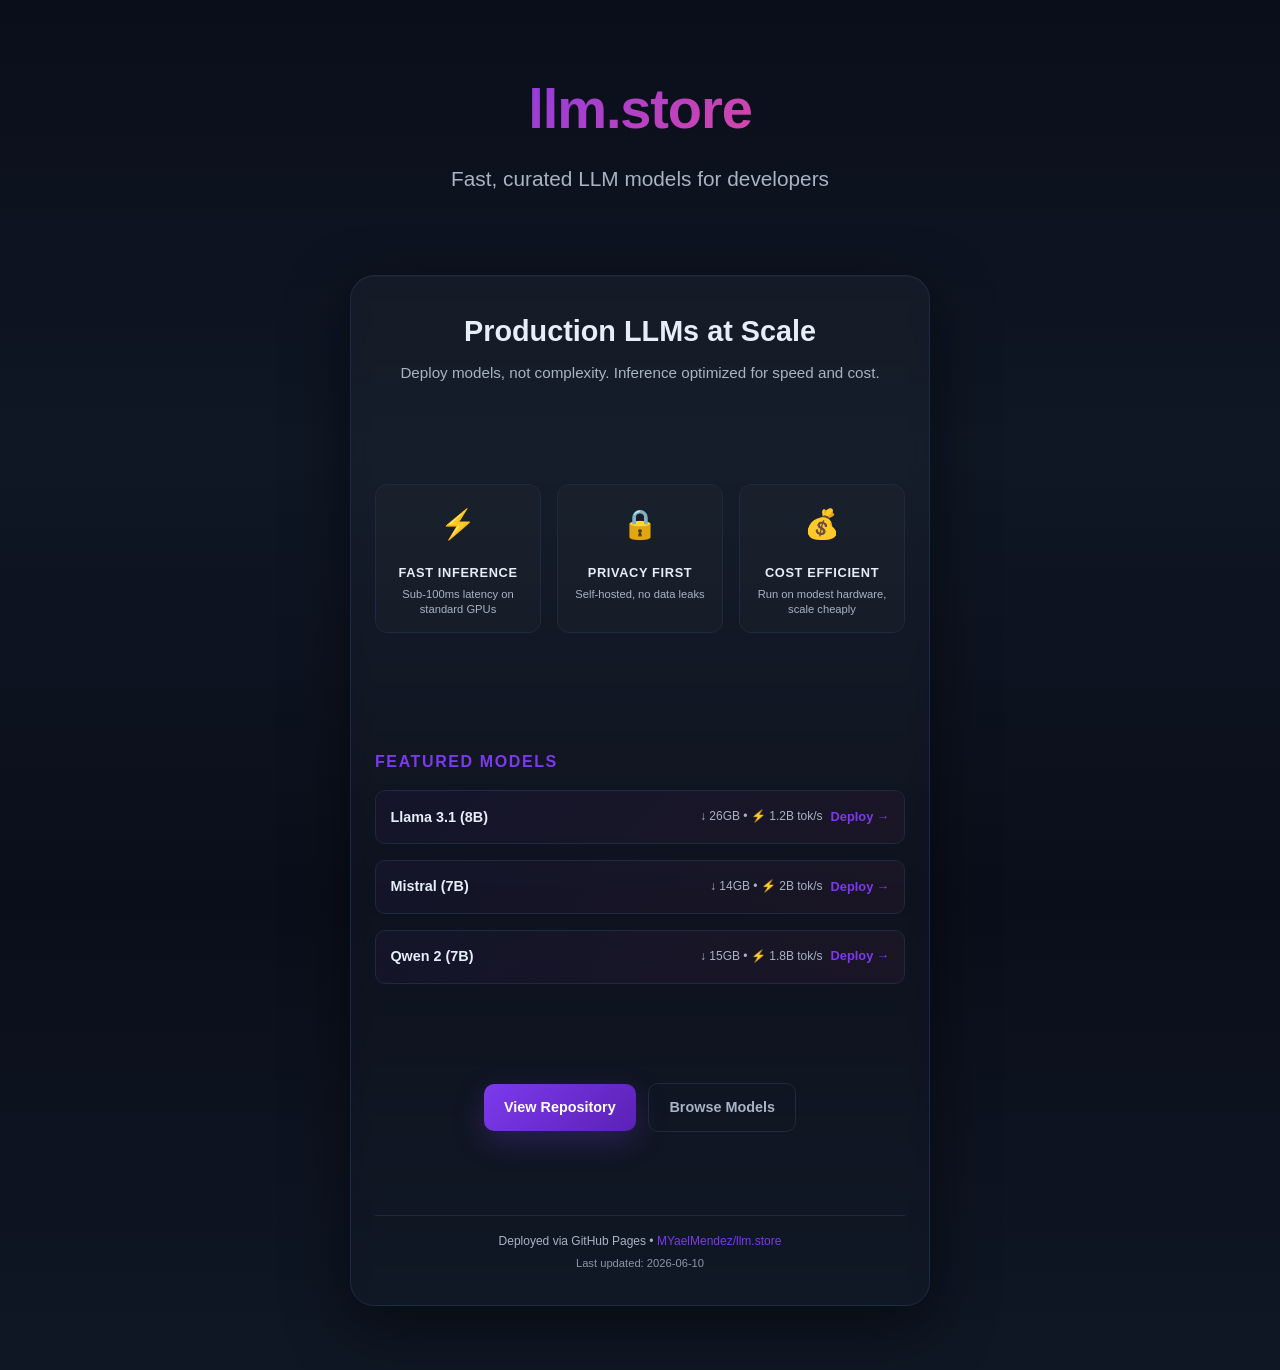
<file: index.html>
﻿<!doctype html>
<html lang="en">
  <head>
    <meta charset="utf-8" />
    <meta name="viewport" content="width=device-width,initial-scale=1,viewport-fit=cover" />
    <meta name="theme-color" content="#0f1724" />
    <title>llm.store — Fast LLM Models & Tools</title>
    <meta name="description" content="Curated, fast LLM models for developers. Production-ready inference at scale." />
    <meta property="og:title" content="llm.store — Fast LLM Models & Tools" />
    <meta property="og:description" content="Curated, fast LLM models for developers. Production-ready inference at scale." />
    <meta property="og:type" content="website" />
    <link rel="stylesheet" href="/assets/css/style.css" />
  </head>
  <body>
    <div class="site">
      <header class="hero">
        <h1 class="logo">llm.store</h1>
        <p class="hero-tagline">Fast, curated LLM models for developers</p>
      </header>
      <article class="card" role="main">
        <header class="card-header">
          <h2 id="title">Production LLMs at Scale</h2>
          <p class="card-subtitle">Deploy models, not complexity. Inference optimized for speed and cost.</p>
        </header>
        <section class="features">
          <div class="feature">
            <div class="feature-icon">⚡</div>
            <h3>Fast Inference</h3>
            <p>Sub-100ms latency on standard GPUs</p>
          </div>
          <div class="feature">
            <div class="feature-icon">🔒</div>
            <h3>Privacy First</h3>
            <p>Self-hosted, no data leaks</p>
          </div>
          <div class="feature">
            <div class="feature-icon">💰</div>
            <h3>Cost Efficient</h3>
            <p>Run on modest hardware, scale cheaply</p>
          </div>
        </section>
        <section class="models">
          <h3 class="section-title">Featured Models</h3>
          <div class="model-grid">
            <div class="model-card">
              <div class="model-name">Llama 3.1 (8B)</div>
              <div class="model-meta">↓ 26GB • ⚡ 1.2B tok/s</div>
              <a href="#" class="model-link">Deploy →</a>
            </div>
            <div class="model-card">
              <div class="model-name">Mistral (7B)</div>
              <div class="model-meta">↓ 14GB • ⚡ 2B tok/s</div>
              <a href="#" class="model-link">Deploy →</a>
            </div>
            <div class="model-card">
              <div class="model-name">Qwen 2 (7B)</div>
              <div class="model-meta">↓ 15GB • ⚡ 1.8B tok/s</div>
              <a href="#" class="model-link">Deploy →</a>
            </div>
          </div>
        </section>
        <nav class="actions">
          <a class="btn primary" href="https://github.com/MYaelMendez/llm.store" target="_blank">View Repository</a>
          <a class="btn ghost" href="#models">Browse Models</a>
        </nav>
        <footer class="card-footer">
          <p class="footer-text">Deployed via GitHub Pages • <a href="https://github.com/MYaelMendez/llm.store" class="footer-link">MYaelMendez/llm.store</a></p>
          <p class="footer-meta">Last updated: 2026-06-10</p>
        </footer>
      </article>
    </div>
    <script src="/assets/js/main.js"></script>
  </body>
</html>
</file>
<file: assets/css/style.css>
:root{
  --bg:#0a0e1a;
  --bg-light:#0f1724;
  --card:#071226;
  --card-light:#0a1630;
  --muted:#8b96aa;
  --accent:#7c3aed;
  --accent-dark:#5b21b6;
  --success:#10b981;
  --text-primary:#e6eef8;
  --text-secondary:#a8b4c4;
  --border:#1e2a3f;
}

* { box-sizing: border-box; }

html, body { height: 100%; margin: 0; }

body {
  font-family: -apple-system, BlinkMacSystemFont, 'Segoe UI', Roboto, Oxygen, Ubuntu, Cantarell, sans-serif;
  background: linear-gradient(180deg, var(--bg) 0%, var(--bg-light) 50%, #0a0e1a 100%);
  color: var(--text-primary);
  -webkit-font-smoothing: antialiased;
  line-height: 1.6;
  overflow-x: hidden;
}

.site {
  min-height: 100vh;
  display: flex;
  flex-direction: column;
  align-items: center;
  justify-content: flex-start;
  padding: 3rem 1rem;
  gap: 2rem;
}

/* Hero Section */
.hero {
  text-align: center;
  margin-bottom: 2rem;
  animation: fadeInDown 0.8s ease-out;
}

.logo {
  font-size: clamp(2rem, 8vw, 3.5rem);
  margin: 0;
  background: linear-gradient(135deg, var(--accent), #ec4899);
  -webkit-background-clip: text;
  -webkit-text-fill-color: transparent;
  background-clip: text;
  font-weight: 800;
  letter-spacing: -0.02em;
}

.hero-tagline {
  font-size: clamp(1rem, 4vw, 1.3rem);
  color: var(--text-secondary);
  margin: 0.5rem 0 0;
  font-weight: 500;
}

/* Card */
.card {
  width: min(500px, 95vw);
  aspect-ratio: 9 / 16;
  background: linear-gradient(180deg, rgba(255,255,255,0.03) 0%, rgba(255,255,255,0.01) 100%);
  border: 1px solid var(--border);
  border-radius: 24px;
  padding: 2rem 1.5rem;
  display: flex;
  flex-direction: column;
  justify-content: space-between;
  gap: 1.5rem;
  box-shadow: 0 20px 60px rgba(0, 0, 0, 0.5), inset 0 1px 0 rgba(255,255,255,0.04);
  backdrop-filter: blur(8px);
  animation: fadeInUp 0.8s ease-out 0.1s both;
  overflow-y: auto;
  scroll-behavior: smooth;
}

.card-header { text-align: center; }
#title {
  font-size: clamp(1.3rem, 5vw, 1.8rem);
  margin: 0 0 0.5rem;
  font-weight: 700;
}

.card-subtitle {
  font-size: clamp(0.85rem, 3vw, 0.95rem);
  color: var(--text-secondary);
  margin: 0;
  line-height: 1.5;
}

/* Features Grid */
.features {
  display: grid;
  grid-template-columns: repeat(auto-fit, minmax(120px, 1fr));
  gap: 1rem;
  margin: 1rem 0;
}

.feature {
  background: rgba(255, 255, 255, 0.02);
  border: 1px solid var(--border);
  border-radius: 12px;
  padding: 1rem;
  text-align: center;
  transition: all 0.3s ease;
  cursor: pointer;
}

.feature:hover {
  background: rgba(255, 255, 255, 0.04);
  border-color: var(--accent);
  transform: translateY(-2px);
  box-shadow: 0 8px 16px rgba(124, 58, 237, 0.1);
}

.feature-icon {
  font-size: 1.8rem;
  margin-bottom: 0.5rem;
  display: inline-block;
  animation: float 3s ease-in-out infinite;
}

.feature h3 {
  font-size: 0.8rem;
  margin: 0.5rem 0 0.25rem;
  font-weight: 600;
  text-transform: uppercase;
  letter-spacing: 0.05em;
  color: var(--text-primary);
}

.feature p {
  font-size: 0.7rem;
  margin: 0;
  color: var(--text-secondary);
  line-height: 1.3;
}

/* Models Section */
.models { padding: 1rem 0; }

.section-title {
  font-size: 1rem;
  margin: 0 0 1rem;
  text-transform: uppercase;
  letter-spacing: 0.1em;
  color: var(--accent);
  font-weight: 700;
}

.model-grid {
  display: grid;
  gap: 0.8rem;
}

.model-card {
  background: linear-gradient(135deg, rgba(124, 58, 237, 0.05), rgba(236, 72, 153, 0.05));
  border: 1px solid var(--border);
  border-radius: 10px;
  padding: 0.9rem;
  display: flex;
  justify-content: space-between;
  align-items: center;
  transition: all 0.3s ease;
  cursor: pointer;
}

.model-card:hover {
  background: linear-gradient(135deg, rgba(124, 58, 237, 0.1), rgba(236, 72, 153, 0.1));
  border-color: var(--accent);
  transform: translateX(2px);
  box-shadow: 0 8px 20px rgba(124, 58, 237, 0.15);
}

.model-name {
  font-weight: 600;
  font-size: 0.9rem;
  color: var(--text-primary);
  flex: 1;
}

.model-meta {
  font-size: 0.75rem;
  color: var(--text-secondary);
  margin: 0 0.5rem;
  white-space: nowrap;
}

.model-link {
  color: var(--accent);
  text-decoration: none;
  font-size: 0.8rem;
  font-weight: 600;
  transition: all 0.2s ease;
}

.model-link:hover {
  color: var(--accent-dark);
  transform: translateX(2px);
}

/* Actions */
.actions {
  display: flex;
  gap: 0.8rem;
  flex-direction: column;
  align-items: center;
  width: 100%;
}

.btn {
  display: inline-flex;
  align-items: center;
  justify-content: center;
  padding: 0.75rem 1.25rem;
  border-radius: 10px;
  text-decoration: none;
  font-weight: 600;
  font-size: 0.9rem;
  transition: all 0.3s ease;
  width: 100%;
  max-width: 300px;
  cursor: pointer;
  border: none;
}

.btn.primary {
  background: linear-gradient(135deg, var(--accent), var(--accent-dark));
  color: white;
  box-shadow: 0 10px 30px rgba(124, 58, 237, 0.25);
}

.btn.primary:hover {
  transform: translateY(-2px);
  box-shadow: 0 15px 40px rgba(124, 58, 237, 0.35);
}

.btn.ghost {
  background: transparent;
  border: 1px solid var(--border);
  color: var(--text-secondary);
}

.btn.ghost:hover {
  background: rgba(255, 255, 255, 0.04);
  border-color: var(--accent);
  color: var(--accent);
}

/* Footer */
.card-footer {
  text-align: center;
  padding-top: 1rem;
  border-top: 1px solid var(--border);
  font-size: 0.75rem;
}

.footer-text {
  margin: 0 0 0.25rem;
  color: var(--text-secondary);
}

.footer-link {
  color: var(--accent);
  text-decoration: none;
  transition: color 0.2s ease;
}

.footer-link:hover {
  color: var(--accent-dark);
}

.footer-meta {
  margin: 0;
  color: var(--muted);
  font-size: 0.7rem;
}

/* Animations */
@keyframes fadeInDown {
  from { opacity: 0; transform: translateY(-20px); }
  to { opacity: 1; transform: translateY(0); }
}

@keyframes fadeInUp {
  from { opacity: 0; transform: translateY(20px); }
  to { opacity: 1; transform: translateY(0); }
}

@keyframes float {
  0%, 100% { transform: translateY(0px); }
  50% { transform: translateY(-8px); }
}

/* Responsive */
@media (min-width: 768px) {
  .site { padding: 4rem 2rem; gap: 3rem; }
  .card { width: min(580px, 90vw); }
  .model-grid { gap: 1rem; }
  .actions { flex-direction: row; justify-content: center; }
  .btn { width: auto; max-width: none; }
  .features { grid-template-columns: repeat(3, 1fr); }
}

@media (max-width: 480px) {
  .card { aspect-ratio: auto; }
  .btn { padding: 0.9rem 1rem; }
  .feature { padding: 0.8rem; }
}

/* Scrollbar styling */
.card::-webkit-scrollbar {
  width: 6px;
}

.card::-webkit-scrollbar-track {
  background: transparent;
}

.card::-webkit-scrollbar-thumb {
  background: rgba(124, 58, 237, 0.3);
  border-radius: 3px;
}

.card::-webkit-scrollbar-thumb:hover {
  background: rgba(124, 58, 237, 0.5);
}
</file>
